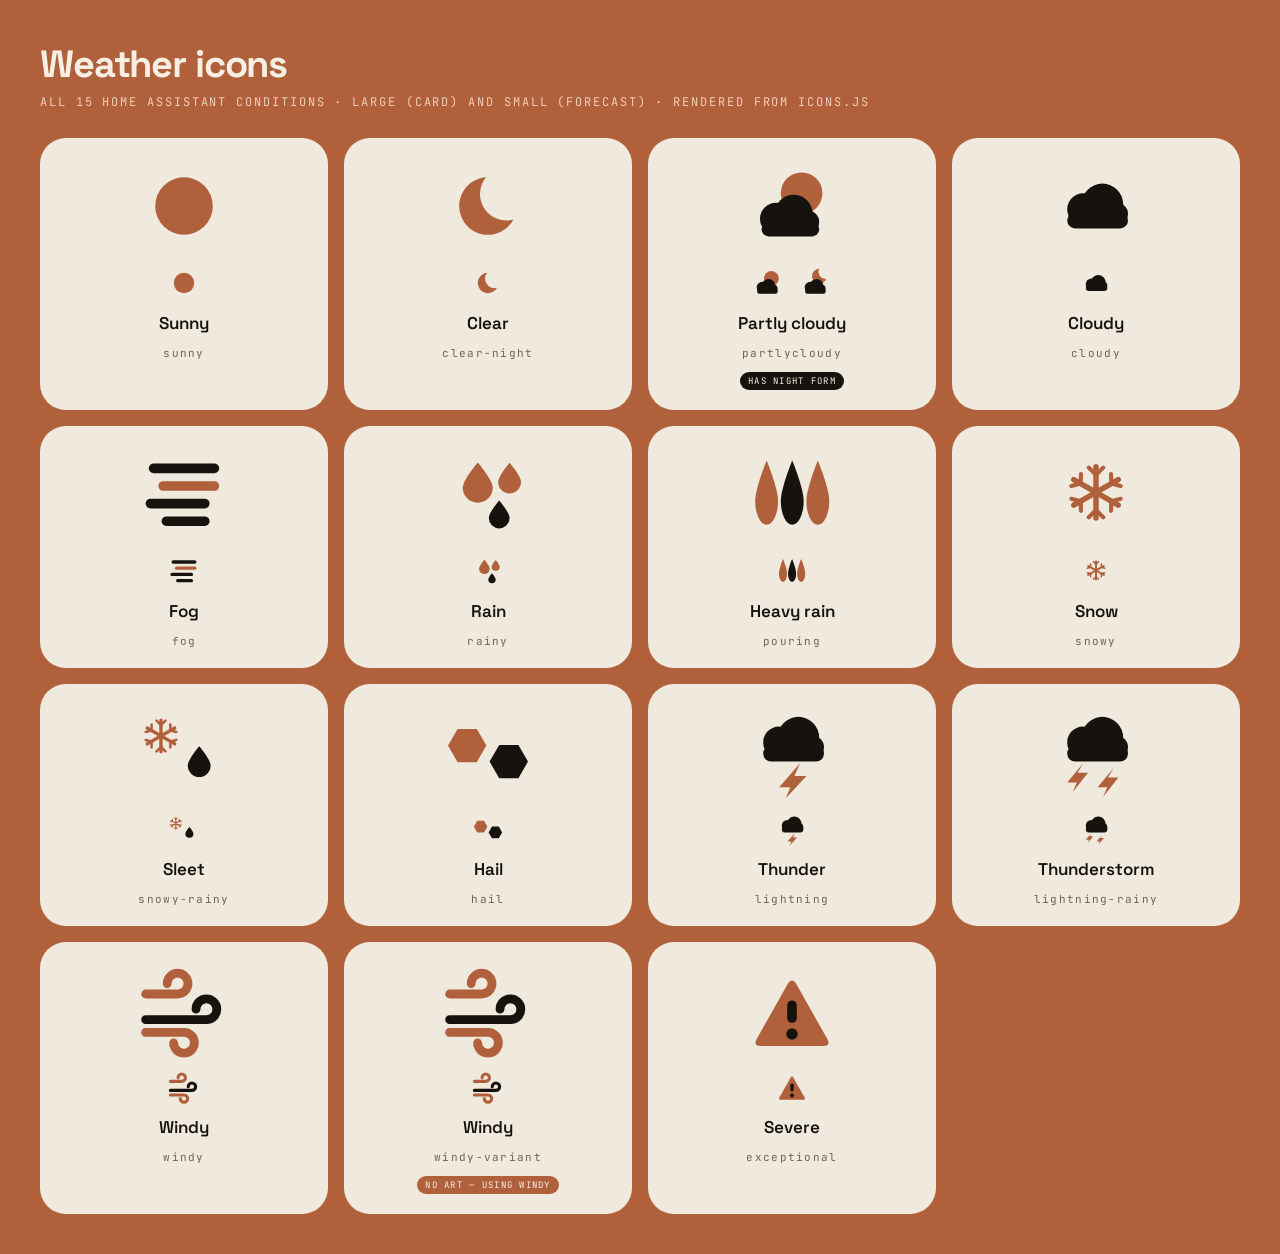
<file: icons.html>
<!DOCTYPE html>
<html lang="en">
<head>
<meta charset="utf-8">
<title>Weather icons</title>
<link rel="stylesheet" href="css/fonts.css">
<style>
  :root { --ground:#b0603a; --card:#efe9de; --ink:#16130f; --muted:#6f6559; --on-ink:#f7efe4; }
  * { box-sizing: border-box; }
  body {
    margin:0; padding:40px; background:var(--ground);
    font-family:'Space Grotesk',sans-serif; color:var(--ink);
  }
  h1 { font-size:38px; font-weight:700; letter-spacing:-0.03em; color:var(--on-ink); margin:0 0 6px; }
  .sub {
    font-family:'JetBrains Mono',monospace; font-size:12px; letter-spacing:0.16em;
    color:#f0cdb9; margin-bottom:28px;
  }
  .grid { display:grid; grid-template-columns:repeat(4,1fr); gap:16px; }
  .cell {
    background:var(--card); border-radius:26px; padding:20px 16px;
    display:flex; flex-direction:column; align-items:center; gap:12px;
  }
  .big { height:96px; display:flex; align-items:center; }
  .big svg { height:96px; width:auto; }
  .row { display:flex; align-items:flex-end; gap:14px; }
  .row svg { width:34px; height:34px; }
  .name {
    font-family:'JetBrains Mono',monospace; font-size:11px; letter-spacing:0.12em;
    color:var(--muted); text-align:center; word-break:break-all;
  }
  .label { font-size:17px; font-weight:600; }
  .tag {
    font-family:'JetBrains Mono',monospace; font-size:9px; letter-spacing:0.14em;
    padding:3px 8px; border-radius:999px; background:var(--ink); color:var(--on-ink);
  }
  .tag.warn { background:#b0603a; color:var(--on-ink); }
</style>
</head>
<body>
<h1>Weather icons</h1>
<div class="sub">ALL 15 HOME ASSISTANT CONDITIONS · LARGE (CARD) AND SMALL (FORECAST) · RENDERED FROM ICONS.JS</div>
<div class="grid" id="grid"></div>

<script src="js/icons.js"></script>
<script>
  var NIGHT = { partlycloudy: true };
  // Conditions with no artwork of their own, borrowing another mark.
  var BORROWED = { 'windy-variant': 'windy' };

  document.getElementById('grid').innerHTML = Icons.conditions.map(function (c) {
    var variants = '<div class="row">' + Icons.weatherSmall(c, false) +
      (NIGHT[c] ? Icons.weatherSmall(c, true) : '') + '</div>';
    var tag = NIGHT[c] ? '<div class="tag">HAS NIGHT FORM</div>'
            : BORROWED[c] ? '<div class="tag warn">NO ART &mdash; USING ' +
                            BORROWED[c].toUpperCase() + '</div>'
            : '';
    return '<div class="cell">' +
      '<div class="big">' + Icons.weatherLarge(c, false) + '</div>' +
      variants +
      '<div class="label">' + Icons.conditionLabel(c) + '</div>' +
      '<div class="name">' + c + '</div>' + tag +
      '</div>';
  }).join('');
</script>
</body>
</html>
</file>
<file: css/fonts.css>
/* Self-hosted fonts so the kiosk works with no internet.
   Latin subset only: it covers U+0000-00FF, which includes the
   accented characters this dashboard can render. JetBrains Mono
   ships weight 400 only, since nothing sets a mono weight. */

@font-face {
  font-family: 'JetBrains Mono';
  font-style: normal;
  font-weight: 400;
  font-display: swap;
  src: url(../fonts/JetBrainsMono-400-latin.woff2) format('woff2');
  unicode-range: U+0000-00FF, U+0131, U+0152-0153, U+02BB-02BC, U+02C6, U+02DA, U+02DC, U+0304, U+0308, U+0329, U+2000-206F, U+20AC, U+2122, U+2191, U+2193, U+2212, U+2215, U+FEFF, U+FFFD;
}

@font-face {
  font-family: 'Space Grotesk';
  font-style: normal;
  font-weight: 400;
  font-display: swap;
  src: url(../fonts/SpaceGrotesk-400-latin.woff2) format('woff2');
  unicode-range: U+0000-00FF, U+0131, U+0152-0153, U+02BB-02BC, U+02C6, U+02DA, U+02DC, U+0304, U+0308, U+0329, U+2000-206F, U+20AC, U+2122, U+2191, U+2193, U+2212, U+2215, U+FEFF, U+FFFD;
}

@font-face {
  font-family: 'Space Grotesk';
  font-style: normal;
  font-weight: 500;
  font-display: swap;
  src: url(../fonts/SpaceGrotesk-500-latin.woff2) format('woff2');
  unicode-range: U+0000-00FF, U+0131, U+0152-0153, U+02BB-02BC, U+02C6, U+02DA, U+02DC, U+0304, U+0308, U+0329, U+2000-206F, U+20AC, U+2122, U+2191, U+2193, U+2212, U+2215, U+FEFF, U+FFFD;
}

@font-face {
  font-family: 'Space Grotesk';
  font-style: normal;
  font-weight: 600;
  font-display: swap;
  src: url(../fonts/SpaceGrotesk-600-latin.woff2) format('woff2');
  unicode-range: U+0000-00FF, U+0131, U+0152-0153, U+02BB-02BC, U+02C6, U+02DA, U+02DC, U+0304, U+0308, U+0329, U+2000-206F, U+20AC, U+2122, U+2191, U+2193, U+2212, U+2215, U+FEFF, U+FFFD;
}

@font-face {
  font-family: 'Space Grotesk';
  font-style: normal;
  font-weight: 700;
  font-display: swap;
  src: url(../fonts/SpaceGrotesk-700-latin.woff2) format('woff2');
  unicode-range: U+0000-00FF, U+0131, U+0152-0153, U+02BB-02BC, U+02C6, U+02DA, U+02DC, U+0304, U+0308, U+0329, U+2000-206F, U+20AC, U+2122, U+2191, U+2193, U+2212, U+2215, U+FEFF, U+FFFD;
}
</file>
